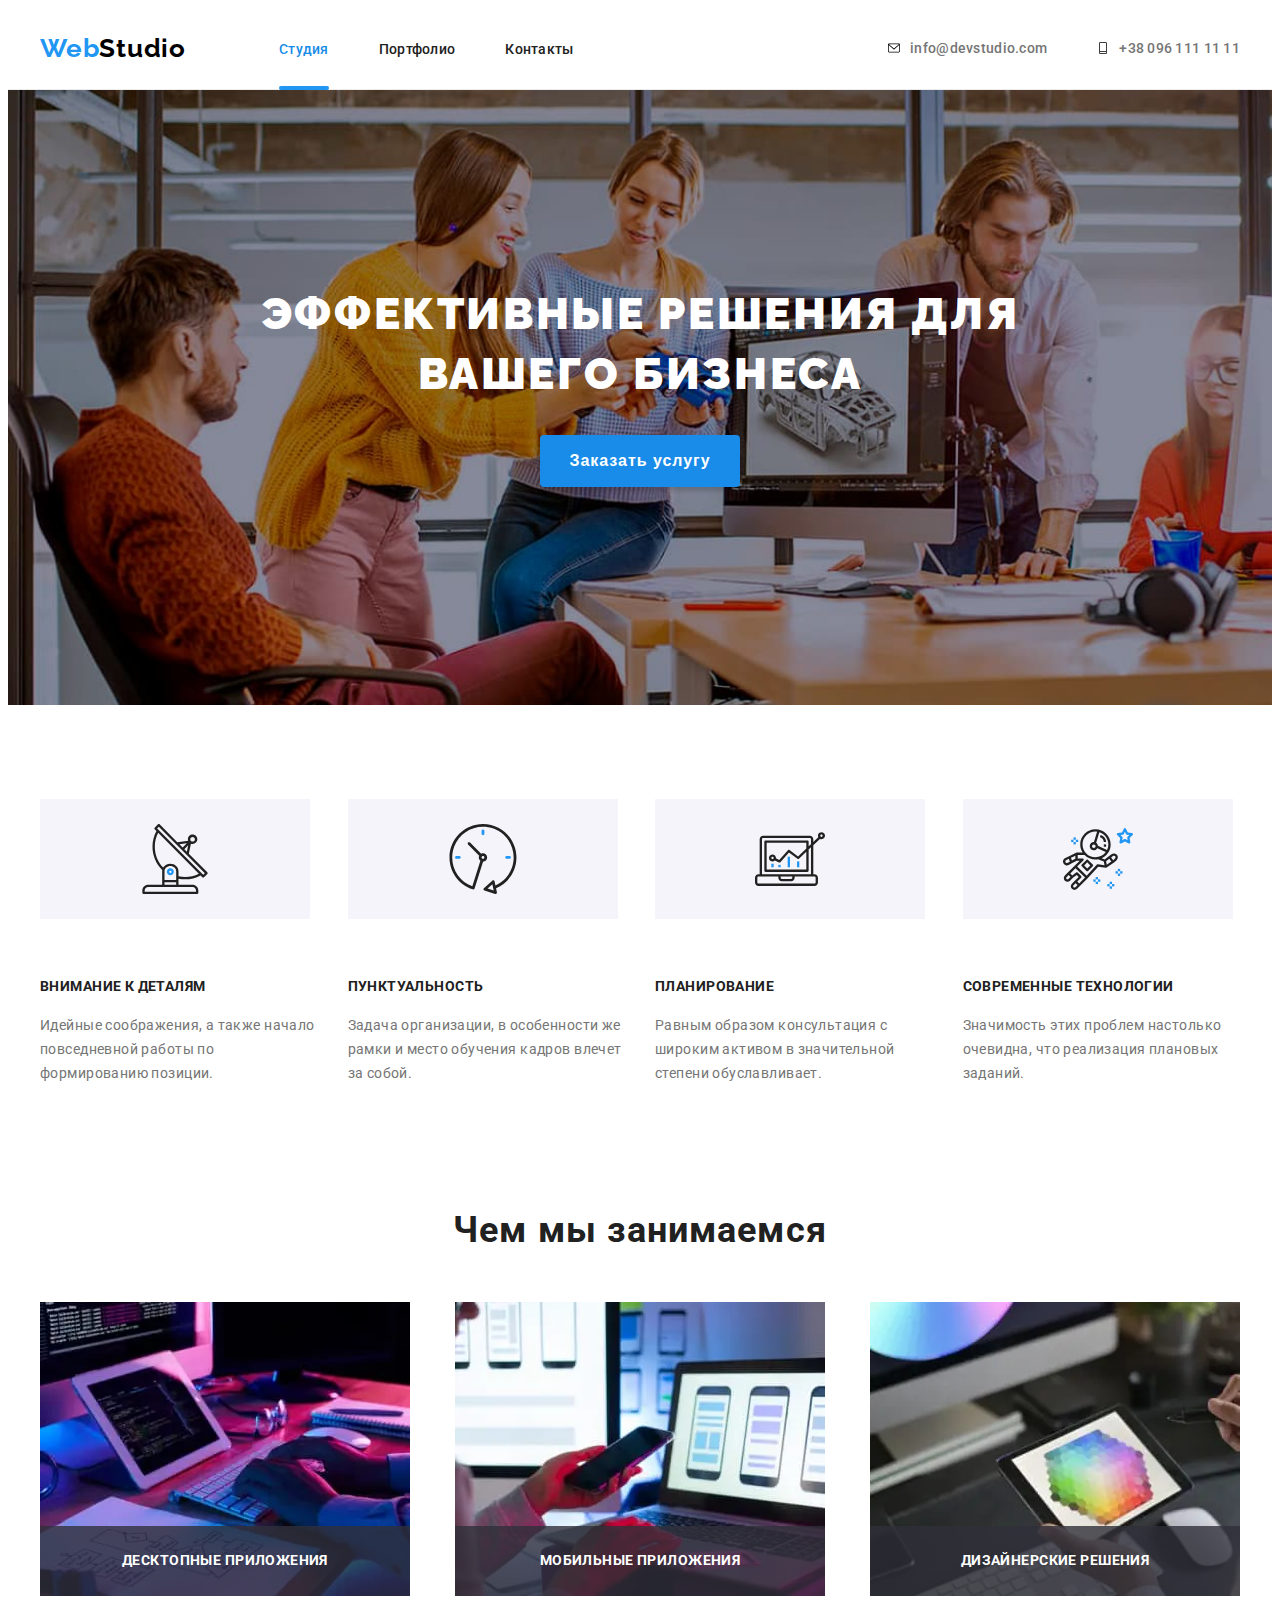
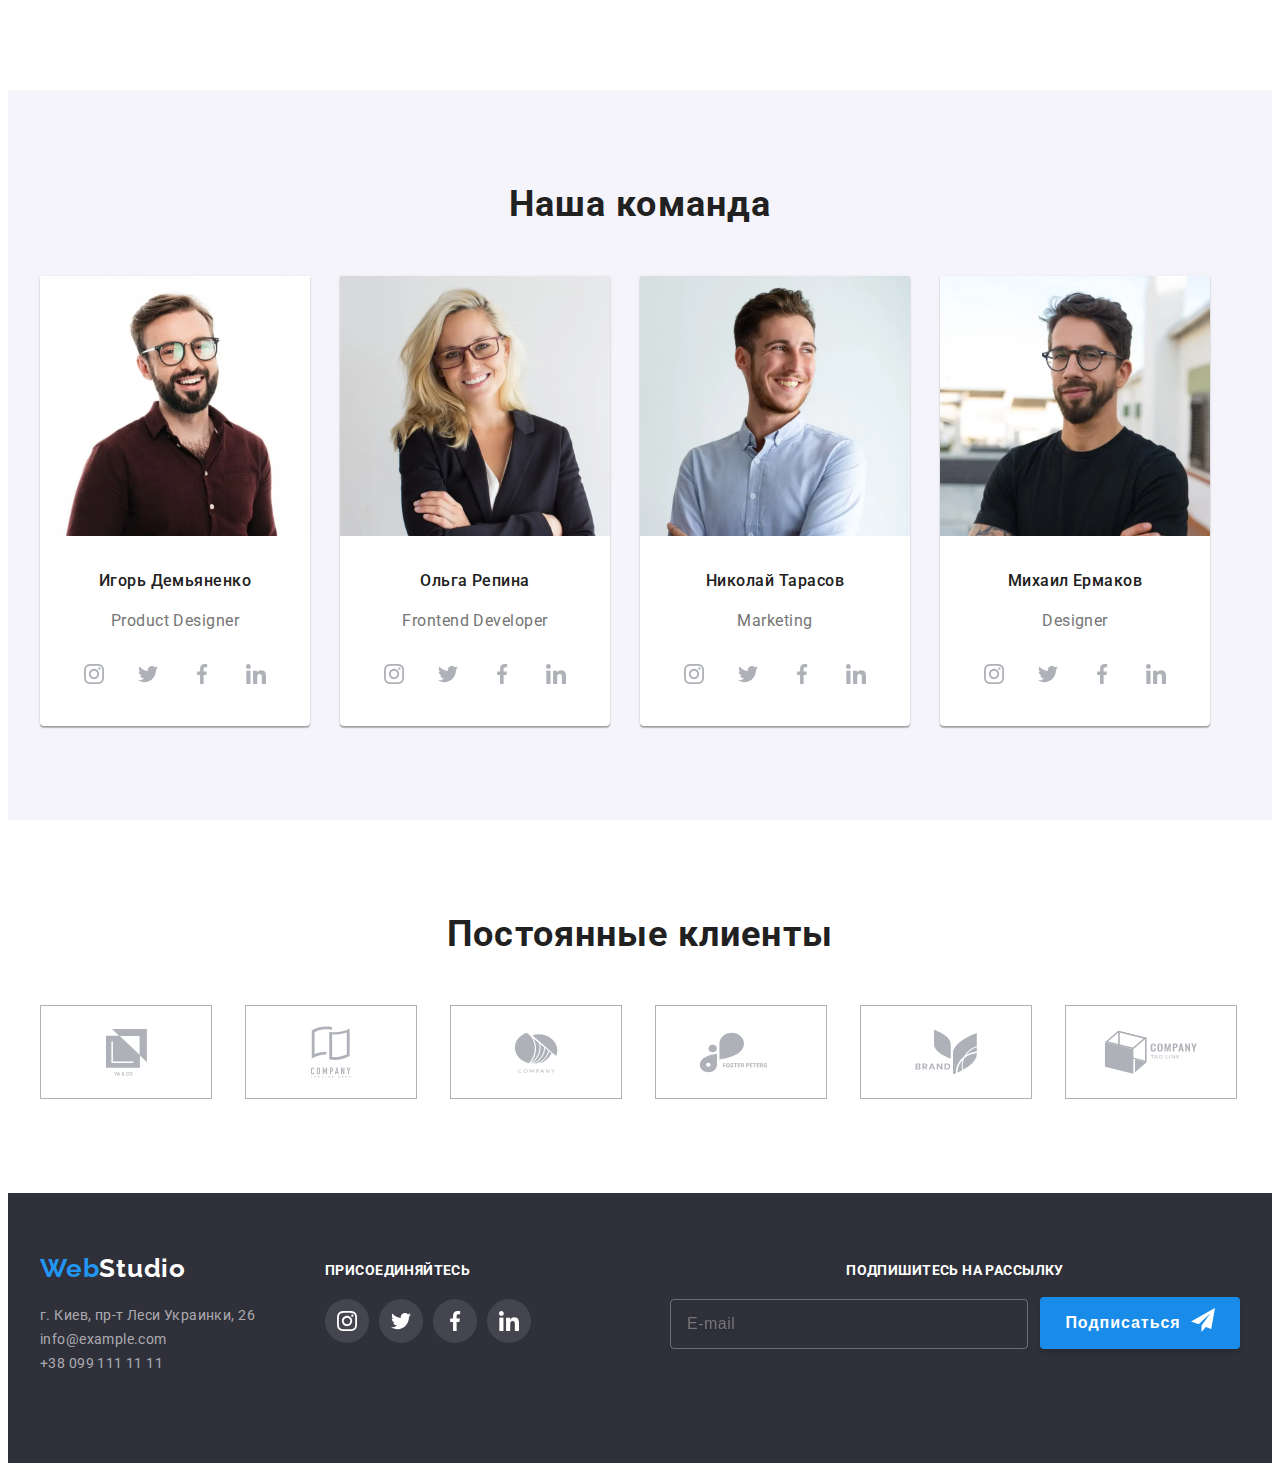
<file: index.html>
﻿<!DOCTYPE html>
<html lang="ru">
<head>
    <meta charset="UTF-8">
    <meta http-equiv="X-UA-Compatible" content="IE=edge">
    <meta name="viewport" content="width=device-width, initial-scale=1.0">
    <title>WebStudio</title>
    <link rel="preconnect" href="https://fonts.googleapis.com">
<link rel="preconnect" href="https://fonts.gstatic.com" crossorigin>
<link href="https://fonts.googleapis.com/css2?family=Raleway:wght@700&family=Roboto:wght@400;500;700;900&display=swap" rel="stylesheet">
<link rel="stylesheet" href="https://cdnjs.cloudflare.com/ajax/libs/modern-normalize/1.1.0/modern-normalize.min.css" integrity="sha512-wpPYUAdjBVSE4KJnH1VR1HeZfpl1ub8YT/NKx4PuQ5NmX2tKuGu6U/JRp5y+Y8XG2tV+wKQpNHVUX03MfMFn9Q==" crossorigin="anonymous" referrerpolicy="no-referrer" />
<link rel="stylesheet" href="./css/main.min.css">
</head>


<body class="body">

  <header class="header">
    <div class="container container-heder">
      <nav class="navigation">
        <a class="logo logo_part_black link"
         href="./"> 
         <span class="logo_part_blue link">Web</span>Studio
        </a>
        <button type="button" class="burger-button" data-menu-open>
        <svg class="burger-icon">
          <use href="images/sprites.svg#icon-menu_24px"></use>
        </svg>
        </button>
        <ul class="menu list">
         <li class="menu__item">
           <a  class="menu__link link current-page"
                  href="./">Студия
           </a>
           </li>
           <li class="menu__item">
           <a class="menu__link link"
                   href="./portfolio.html">Портфолио
           </a>
           </li>
           <li class="menu__item">
           <a class="menu__link link"
                   href="#">Контакты
           </a>
           </li>
        </ul>
      </nav>
     <ul class="address list">
            <li class="address__item">
              <a class="address__link link"
              href="mailto:info@devstudio.com">
              <svg class="adress__icon">
                <use href="images/sprites.svg#icon-envelope"></use>
              </svg>
              info@devstudio.com
            </a>
            </li>
            <li class="address__item">
              <a class="address__link link" href="tel:+380961111111">
              <svg class="adress__icon">
                <use href="images/sprites.svg#icon-tell"></use>
              </svg>
              +38 096 111 11 11
              </a>
            </li>
          </ul>  
    </div> 
    <div class="mobile-menu" data-menu>
<div class="container">
  <button type="button" class="botton-close" data-menu-close>
    <svg class="button-close-icon">
      <use href="images/sprites.svg#icon-Vector"></use>
    </svg>
   </button>
   <nav>
   <ul class="mobile-menu__list list">
    <li class="mobile-menu__item">
      <a  class="mobile-link link mobile-current-page"
             href="./">Студия
      </a>
      </li>
      <li class="mobile-menu__item">
      <a class="mobile-link link"
              href="./portfolio.html">Портфолио
      </a>
      </li>
      <li class="mobile-menu__item">
      <a class="mobile-link link"
              href="#">Контакты
      </a>
      </li>
   </ul>
  </nav>
   <ul class="mobile-address list">
    <li class="mobile-menu__item">
      <a class="mobile-link mobile-link-blue link" href="tel:+380961111111">
      +38 096 111 11 11
      </a>
    </li>
    <li class="mobile-menu__item">
      <a class="mobile-link-email link"
      href="mailto:info@devstudio.com">
      info@devstudio.com
    </a>
    </li>
  </ul> 
  <ul class="mobile-social">
    <li class="mobile-social__item list">
      <a href="#" class="mobile-social__link link">Instagram</a>
    </li>
    <li class="mobile-social__item list">
      <a href="#" class="mobile-social__link link">Twitter</a>
    </li>
    <li class="mobile-social__item list">
      <a href="#" class="mobile-social__link link">Facebook</a>
    </li>
    <li class="mobile-social__item list">
      <a href="#" class="mobile-social__link link">LinkedIn</a>
    </li>
  </ul> 
</div>
    </div>   
  </header>


  <main>
      <section class=" hero">
        <div class="container container-hero">
          <h1 class="main-title">
            Эффективные решения для вашего бизнеса
          </h1>
          <button class="button" type="button" data-modal-open>Заказать услугу
        </button>
        </div>
      </section>

      <section class="description">
        <div class="container">
          <h2 class="visually-hidden">
            Почему мы</h2>
          <ul class="description__list list">
            <li class="description__item">
              <div class="description__icon-wrapper">
              <svg class="description__icon">
                <use href="images/sprites.svg#icon-antenna">
                </use>
              </svg>
            </div>
              <h3 class="description-subtitle subtitle">
                Внимание к деталям</h3>
              <p class="description__text">Идейные соображения, а также начало повседневной работы по формированию позиции.</p>
            </li>
            <li class="description__item">
              <div class="description__icon-wrapper">
              <svg class="description__icon">
                <use href="images/sprites.svg#icon-clock"></use>
              </svg>
              </div>
              <h3 class="description-subtitle subtitle">
                Пунктуальность</h3>
              <p class="description__text">Задача организации, в особенности же рамки и место обучения кадров влечет за собой.</p>
            </li>
            <li class="description__item">
              <div class="description__icon-wrapper">
              <svg class="description__icon">
                <use href="images/sprites.svg#icon-diagram"></use>
              </svg>
              </div>
              <h3 class="description-subtitle subtitle">
               Планирование</h3>
              <p class="description__text">Равным образом консультация с широким активом в значительной степени обуславливает.</p>
            </li>
            <li class="description__item">
              <div class="description__icon-wrapper">
              <svg class="description__icon">
                <use href="images/sprites.svg#icon-astronaut"></use>
              </svg>
              </div>
              <h3 class="description-subtitle subtitle">
                Современные технологии</h3>
              <p class="description__text">Значимость этих проблем настолько очевидна, что реализация плановых заданий.</p>
            </li>
        </div>
      </section>

      <section class="section section-works">
        <div class="container">
        <h2 class="title">Чем мы занимаемся</h2>
        <ul class="works__list list">
          <li class="works__item">
            <div class="works__list-wrapper">
              <picture class="picture">
                <source media="(min-width: 1200px)" srcset="./images/jhg.webp 1x, /images/jhg@2x.webp 2x"
                type="image/webp">
                <source media="(min-width: 1200px)" srcset="./images/jhg.jpg 1x, ./images/jhg@2x.jpg 2x">
            <img src="#" alt="ноутбук" width="370" height="294">
            </picture>
            <p class="works__text">Десктопные приложения</p>
            </div>
          </li>
          <li class="works__item">
            <div class="works__list-wrapper">
              <picture class="picture">
                <source media="(min-width: 1200px)" srcset="./images/leptop.webp 1x, ./images/leptop@2x.webp 2x"
                type="image/webp">
                <source media="(min-width: 1200px)" srcset="./images/leptop.jpg 1x, ./images/leptop@2x.jpg 2x">
             <img src="#" alt="телефон, ноутбук" width="370" height="294">
             </picture>
             <p class="works__text">Мобильные приложения</p>
            </div>
          </li>
          <li class="works__item">
            <div class="works__list-wrapper">
              <picture class="picture">
                <source media="(min-width: 1200px)" srcset="./images/picture.webp 1x, ./images/picture@2x.webp 2x"
                type="image/webp">
                <source media="(min-width: 1200px)" srcset="./images/picture.jpg 1x, ./images/picture@2x.jpg">
            <img src="#" alt="планшет" width="370" height="294">
            </picture>
            <p class="works__text">Дизайнерские решения</p>
            </div>
          </li>
        </ul>
      </div>
      </section>

<section class="section section-team">
  <div class="container">
  <h2 class="title">Наша команда</h2>
  <ul class="team__list list">
    <li class="team__item">
      <picture >
        <source media="(min-width: 1200px)" srcset="./images/igor_demyanenko-desktop.webp 1x, ./images/igor_demyanenko-desktop@2x.webp 2x"
        type="image/webp">
        <source media="(min-width: 1200px)" srcset="./images/igor_demyanenko-desktop.jpg 1x, ./images/igor_demyanenko-desktop@2x.jpg 2x">
        <source media="(min-width: 768px)" srcset="./images/igor_demyanenko-tablet.webp 1x, ./images/igor_demyanenko-tablet@2x.webp 2x"
        type="image/webp"/>
        <source media="(min-width: 768px)" srcset="./images/igor_demyanenko-tablet.jpg 1x, ./images/igor_demyanenko-tablet@2x.jpg 2x">
        <source media="(min-width: 280px)" srcset="./images/igor_demyanenko-desktop.webp 1x, ./images/igor_demyanenko-mobile@2x.webp 2x"
        type="image/webp">
        <source media="(min-width:280px)" srcset="./images/igor_demyanenko-mobile.jpg 1x, ./images/igor_demyanenko-mobile@2x.jpg 2x">
        <img class="picture" src="#" alt="Игорь Демьяненко"/>
      </picture>
       <h4 class="team__names">Игорь Демьяненко</h4>
       <p lang="en" class="team__positions">Product Designer</p>
       <ul class="social__list">
         <li class="social__item list">
           <a class="social__link link" href="#">
           <svg class="social__icon">
             <use href="images/sprites.svg#icon-instagram"></use>
           </svg>
           </a>
         </li>
         <li class="social__item list">
           <a class="social__link link" href="#">
           <svg class="social__icon">
             <use href="images/sprites.svg#icon-twitter"></use>
           </svg>
           </a>
         </li>
         <li class="social__item list">
           <a class="social__link link" href="#">
           <svg class="social__icon">
             <use href="images/sprites.svg#icon-facebook"></use>
           </svg>
           </a>
         </li>
         <li class="social__item list">
           <a class="social__link link" href="#">
           <svg class="social__icon">
             <use href="images/sprites.svg#icon-linkedin"></use>
           </svg>
           </a>
         </li>
       </ul>
    </li>
    <li class="team__item">
      <picture>
        <source media="(min-width: 1200px)" srcset="./images/olga_repina-desktop.webp 1x, ./images/olga_repina-desktop@2x.webp 2x"
        type="image/webp">
        <source media="(min-width: 1200px)" srcset="./images/olga_repina-desktop.jpg 1x, ./images/olga_repina-desktop@2x.jpg 2x">
        <source media="(min-width: 768px)" srcset="./images/olga_repina-tablet.webp 1x, ./images/olga_repina-tablet@2x.webp 2x"
        type="image/webp">
        <source media="(min-width: 768px)" srcset="./images/olga_repina-tablet.jpg 1x, ./images/olga_repina-tablet@2x.jpg 2x">
        <source media="(min-width: 280px)" srcset="./images/olga_repina-mobile.webp 1x, ./images/olga_repina-mobile@2x.webp 2x"
        type="image/webp">
        <source media="(min-width: 280px)" srcset="./images/olga_repina-mobile.jpg 1x, ./images/olga_repina-mobile@2x.jpg 2x">
          <img class="picture" src="#" alt="Ольга Репина">
      </picture>
      
    <h4 class="team__names">Ольга Репина</h4>
    <p lang="en" class="team__positions">Frontend Developer</p>
    <ul class="social__list">
      <li class="social__item list">
        <a class="social__link link" href="#">
        <svg class="social__icon">
          <use href="images/sprites.svg#icon-instagram"></use>
        </svg>
        </a>
      </li>
      <li class="social__item list">
        <a class="social__link link" href="#">
        <svg class="social__icon">
          <use href="images/sprites.svg#icon-twitter"></use>
        </svg>
        </a>
      </li>
      <li class="social__item list">
        <a class="social__link link" href="#">
        <svg class="social__icon">
          <use href="images/sprites.svg#icon-facebook"></use>
        </svg>
        </a>
      </li>
      <li class="social__item list">
        <a class="social__link link" href="#">
        <svg class="social__icon">
          <use href="images/sprites.svg#icon-linkedin"></use>
        </svg>
        </a>
      </li>
    </ul>
    </li>
    <li class="team__item">
      <picture>
        <source media="(min-width: 1200px)" srcset="./images/nicolai_tarasov-desktop.webp 1x, ./images/nicolai_tarasov-desktop@2x.webp 2x"
        type="image/webp">
        <source media="(min-width: 1200px)" srcset="./images/nicolai_tarasov-desktop.jpg 1x, ./images/nicolai_tarasov-desktop@2x.jpg 2x">
        <source media="(min-width: 768px)" srcset="./images/nicolai_tarasov-tablet.webp 1x, ./images/nicolai_tarasov-tablet@2x.webp 2x"
        type="image/webp">
        <source media="(min-width: 768px)" srcset="./images/nicolai_tarasov-tablet.jpg 1x, ./images/nicolai_tarasov-tablet@2x.jpg 2x">
        <source media="(min-width: 280px)" srcset="./images/nicolai_tarasov-mobile.webp 1x, ./images/nicolai_tarasov-mobile@2x.webp 2x"
        type="image/webp">
        <source media="(min-width: 280px)" srcset="./images/nicolai_tarasov-mobile.jpg 1x, ./images/nicolai_tarasov-mobile@2x.jpg 2x">
        <img class="picture" src="#" alt="Николай Тарасов">
      </picture>
      
    <h4 class="team__names">Николай Тарасов</h4>
    <p lang="en" class="team__positions"> Marketing</p>
    <ul class="social__list">
      <li class="social__item list">
        <a class="social__link link" href="#">
        <svg class="social__icon">
          <use href="images/sprites.svg#icon-instagram"></use>
        </svg>
        </a>
      </li>
      <li class="social__item list">
        <a class="social__link link" href="#">
        <svg class="social__icon">
          <use href="images/sprites.svg#icon-twitter"></use>
        </svg>
        </a>
      </li>
      <li class="social__item list">
        <a class="social__link link" href="#">
        <svg class="social__icon">
          <use href="images/sprites.svg#icon-facebook"></use>
        </svg>
        </a>
      </li>
      <li class="social__item list">
        <a class="social__link link" href="#">
        <svg class="social__icon">
          <use href="images/sprites.svg#icon-linkedin"></use>
        </svg>
        </a>
      </li>
    </ul>
    </li>
    <li class="team__item">
      <picture>
        <source media="(min-width: 1200px)" srcset="./images/mychail_yermakov-desktop.webp 1x, ./images/mychail_yermakov-desktop@2x.webp 2x"
        type="image/webp">
        <source media="(min-width: 1200px)" srcset="./images/mychail_yermakov-desktop.jpg 1x, ./images/mychail_yermakov-desktop@2x.jpg 2x">
        <source media="(min-width: 768px)" srcset="./images/mychail_yermakov-tablet.webp 1x, ./images/mychail_yermakov-tablet@2x.webp 2x"
        type="image/webp">
        <source media="(min-width: 768px)" srcset="./images/mychail_yermakov-tablet.jpg 1x, ./images/mychail_yermakov-tablet@2x.jpg 2x">
        <source media="(min-width: 280px)" srcset="./images/mychail_yermakov-mobile.webp 1x, ./images/mychail_yermakov-mobile@2x.webp 2x"
        type="image/webp">
        <source media="(min-width: 280px)" srcset="./images/mychail_yermakov-mobile.jpg 1x, ./images/mychail_yermakov-mobile@2x.jpg 2x">
        <img class="picture" src="#" alt="Михаил Ермаков">
      </picture>
      
    <h4 class="team__names">Михаил Ермаков</h4>
    <p lang="en" class="team__positions"> Designer</p>
    <ul class="social__list">
      <li class="social__item list">
        <a class="social__link link" href="#">
        <svg class="social__icon">
          <use href="images/sprites.svg#icon-instagram"></use>
        </svg>
        </a>
      </li>
      <li class="social__item list">
        <a class="social__link link" href="#">
        <svg class="social__icon">
          <use href="images/sprites.svg#icon-twitter"></use>
        </svg>
        </a>
      </li>
      <li class="social__item list">
        <a class="social__link link" href="#">
        <svg class="social__icon">
          <use href="images/sprites.svg#icon-facebook"></use>
        </svg>
        </a>
      </li>
      <li class="social__item list">
        <a class="social__link link" href="#">
        <svg class="social__icon">
          <use href="images/sprites.svg#icon-linkedin"></use>
        </svg>
        </a>
      </li>
    </ul>
    </li>
  </ul>
</div>
</section>
<section class="section">
  <div class="container">
  <h2 class="title">Постоянные клиенты</h2>
 <ul class="customers__list">
   <li class="customers__item list">
     <a class="customers__link link" href="#">
     <svg class="customers__icon" width="41" height="47">
       <use href="images/sprites.svg#icon-logo-first"></use>
     </svg>
     </a>
   </li>
   <li class="customers__item list">
     <a class="customers__link link" href="#">
     <svg class="customers__icon"width="40" height="52">
       <use href="images/sprites.svg#icon-logo-second"> </use>
     </svg>
     </a>
   </li>
   <li class="customers__item list">
     <a class="customers__link link" href="#">
     <svg class="customers__icon" width="44" height="41">
       <use href="images/sprites.svg#icon-logo-third"></use>
     </svg>
     </a>
   </li>
   <li class="customers__item list">
     <a class="customers__link link" href="#">
     <svg class="customers__icon"width="85" height="41">
       <use href="images/sprites.svg#icon-logo-fourth"></use>
     </svg>
     </a>
   </li>
   <li class="customers__item list">
     <a class="customers__link link" href="#">
     <svg class="customers__icon" width="63" height="46">
       <use href="images/sprites.svg#icon-logo-fifth"></use>
     </svg>
     </a>
   </li>
   <li class="customers__item list">
     <a class="customers__link link" href="#">
     <svg class="customers__icon" width="94" height="44">
       <use href="images/sprites.svg#icon-logo-sixth"></use>
     </svg>
     </a>
   </li>
 </ul>
</div>
</section>
</main>

<!-- -------------------footer--------------------- -->

  <footer class="footer">
    <div class="container container-footer">
      <div class="contacts-social-wrapper">
    <div class="footer-contacts">
    <div class="logo-wrapper"> 
      <a class="logo logo_part_white link"
      href="./"> 
       <span class="logo_part_blue link">Web</span>Studio
     </a>
    </div>
      <ul class="contacts__list list">
        <li class="contacts__item">
          <a class="contacts__link link" 
          href="https://goo.gl/maps/D7MUWoHmYcWsuKsm8" target="_blank" rel="noopener noreferrer">г. Киев, пр-т Леси Украинки, 26</a></li>
        <li class="contacts__item">
          <a class="contacts__link link" 
          href="mailto:info@example.com">info@example.com</a></li>
        <li class="contacts__item">
          <a class="contacts__link link" 
          href="tel:+380991111111">+38 099 111 11 11</a></li>
      </ul>
    </div>
  
    <div class="footer-social"> 
      <p class="footer-subtitle subtitle">присоединяйтесь</p>
       <ul class="footer-social__list list">
         <li class="footer-social__item">
           <a class="footer-social__link link" href="#">
             <svg class="footer-social__icon">
               <use href="images/sprites.svg#icon-instagram"></use>
             </svg>
           </a>
         </li>
         <li class="footer-social__item">
           <a class="footer-social__link link" href="#">
             <svg class="footer-social__icon">
               <use href="images/sprites.svg#icon-twitter"></use>
             </svg>
           </a>
         </li>
         <li class="footer-social__item">
           <a class="footer-social__link link" href="#">
             <svg class="footer-social__icon">
               <use href="images/sprites.svg#icon-facebook"></use>
             </svg>
           </a>
         </li>
         <li class="footer-social__item">
           <a class="footer-social__link link" href="#">
             <svg class="footer-social__icon">
              <use href="images/sprites.svg#icon-linkedin"></use>
             </svg>
           </a>
         </li>
       </ul>
    </div>
  </div>
    <div class="footer-form-wrapper">
      <P class="footer-subtitle subtitle">Подпишитесь на рассылку</P>
      <form class="footer-form">
      <label>
      <input class="footer-form__field" type="email" name="customer-email" placeholder="E-mail">
    </label>
      <button class="button" type="submit">Подписаться
        <svg class="footer-form-button__icon">
          <use href="images/sprites.svg#icon-send"></use>
        </svg>
      </button>
    </form>
    </div>
  </div>
  </footer>

  <!-- --------------------- modal------------------- -->
  
 <div class="backdrop is-hidden" data-modal>
 <div class="modal">
   <button type="button" class="botton-close" data-modal-close>
     <svg class="button-close-icon">
       <use href="images/sprites.svg#icon-Vector"></use>
     </svg>
    </button>
     <form class="modal-form">
       <p class="text-modal-form">Оставьте свои данные, мы вам перезвоним</p>
       <label class="modal-form-label">Имя
       <span class="modal-form-field-wrapper">
       <input class="modal-form-field" type="text" name="custumer-name" placeholder=" " required minlength="2">
         <svg class="modal-form-field-icon">
           <use href="images/sprites.svg#icon-name"></use>
         </svg>
        </span>
      </label>
      <label class="modal-form-label">Телефон
       <span class="modal-form-field-wrapper">
       <input class="modal-form-field" type="tell" name="custumer-phone" required placeholder=" " minlength="10">
         <svg class="modal-form-field-icon">
           <use href="images/sprites.svg#tell"></use>
         </svg>
       </span>
      </label>
      <label class="modal-form-label">Почта
       <span class="modal-form-field-wrapper">
       <input class="modal-form-field" type="email" name="customer-email" required placeholder=" ">
         <svg class="modal-form-field-icon">
           <use href="images/sprites.svg#icon-email"></use>
         </svg>
       </span>
      </label>

       <label class="modal-form-label">Комментарий
       <textarea class="modal-form-textarea" name="comment" placeholder="Введите текст"></textarea>
      </label>
      <span class="modal-form-checkbox-wrapper">
       <input class="modal-form-checkbox visually-hidden" type="checkbox" value="policy" id="policy" required>
       <label class="modal-form-checkbox-label" for="policy">Соглашаюсь с рассылкой и принимаю &nbsp
         <a class="modal-form-checkbox-link" href="#">Условия договора</a>
       </label>
      </span>

       <button class="button" type="submit">Отправить</button>
      </form>
   
 </div>
 </div>
 <script src="./js/modal.js"></script>
 <script src="./js/menu.js"></script>
</body>
</html>
</file>
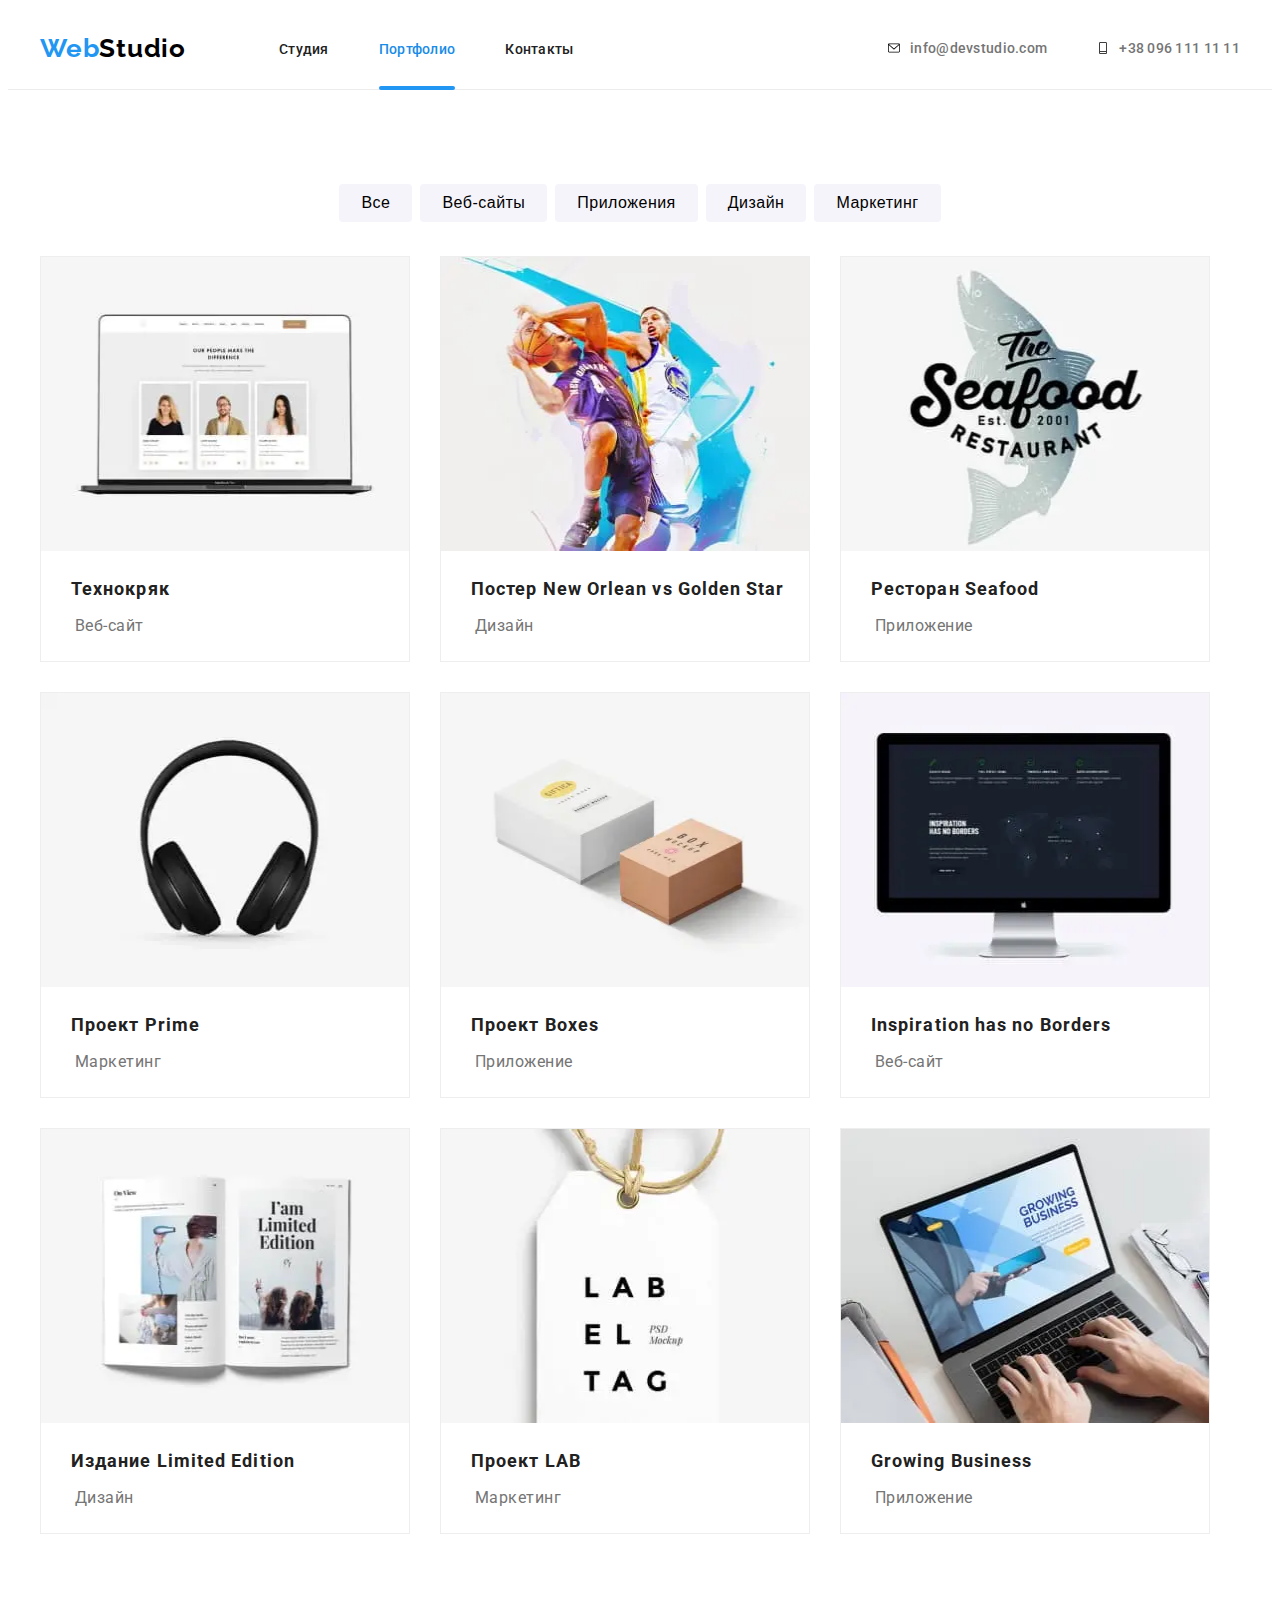
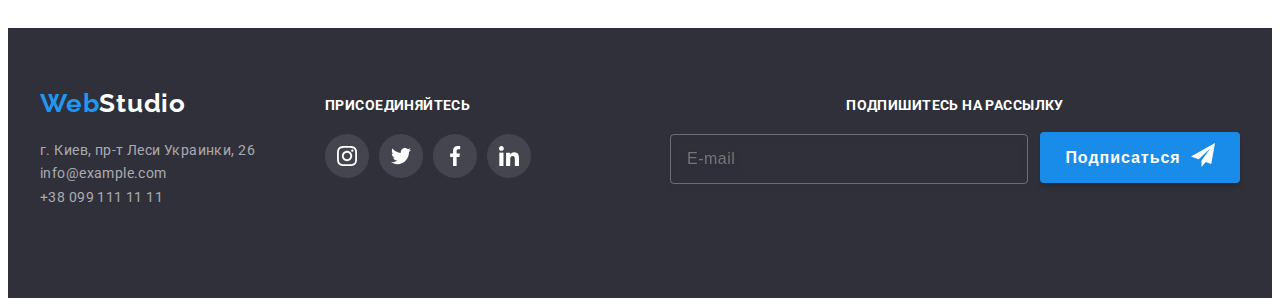
<file: portfolio.html>
<!DOCTYPE html>
<html lang="ru">
  <head>
    <meta charset="UTF-8" />
    <meta http-equiv="X-UA-Compatible" content="IE=edge" />
    <meta name="viewport" content="width=device-width, initial-scale=1.0" />
    <title>Портфолио</title>
    <link rel="preconnect" href="https://fonts.googleapis.com" />
    <link rel="preconnect" href="https://fonts.gstatic.com" crossorigin />
    <link
      href="https://fonts.googleapis.com/css2?family=Raleway:wght@700&family=Roboto:wght@400;500;700;900&display=swap"
      rel="stylesheet"
    />
    <link
      rel="stylesheet"
      href="https://cdnjs.cloudflare.com/ajax/libs/modern-normalize/1.1.0/modern-normalize.min.css"
      integrity="sha512-wpPYUAdjBVSE4KJnH1VR1HeZfpl1ub8YT/NKx4PuQ5NmX2tKuGu6U/JRp5y+Y8XG2tV+wKQpNHVUX03MfMFn9Q=="
      crossorigin="anonymous"
      referrerpolicy="no-referrer"
    />
    <link rel="stylesheet" href="./css/main.min.css" />
  </head>

  <body class="body">
  
    <header class="header">
      <div class="container container-heder">
        <nav class="navigation">
          <a class="logo logo_part_black link"
           href="./"> 
           <span class="logo_part_blue link">Web</span>Studio
          </a>
          <button type="button" class="burger-button" data-menu-open>
          <svg class="burger-icon">
            <use href="images/sprites.svg#icon-menu_24px"></use>
          </svg>
          </button>
          <ul class="menu list">
           <li class="menu__item">
             <a  class="menu__link link"
                    href="./">Студия
             </a>
             </li>
             <li class="menu__item">
             <a class="menu__link link current-page"
                     href="./portfolio.html">Портфолио
             </a>
             </li>
             <li class="menu__item">
             <a class="menu__link link"
                     href="#">Контакты
             </a>
             </li>
          </ul>
        </nav>
       <ul class="address list">
              <li class="address__item">
                <a class="address__link link"
                href="mailto:info@devstudio.com">
                <svg class="adress__icon">
                  <use href="images/sprites.svg#icon-envelope"></use>
                </svg>
                info@devstudio.com
              </a>
              </li>
              <li class="address__item">
                <a class="address__link link" href="tel:+380961111111">
                <svg class="adress__icon">
                  <use href="images/sprites.svg#icon-tell"></use>
                </svg>
                +38 096 111 11 11
                </a>
              </li>
            </ul>  
      </div> 
      <div class="mobile-menu" data-menu>
  <div class="container">
    <button type="button" class="botton-close" data-menu-close>
      <svg class="button-close-icon">
        <use href="images/sprites.svg#icon-Vector"></use>
      </svg>
     </button>
     <nav>
     <ul class="mobile-menu__list list">
      <li class="mobile-menu__item">
        <a  class="mobile-link link"
               href="./">Студия
        </a>
        </li>
        <li class="mobile-menu__item">
        <a class="mobile-link link mobile-current-page"
                href="./portfolio.html">Портфолио
        </a>
        </li>
        <li class="mobile-menu__item">
        <a class="mobile-link link"
                href="#">Контакты
        </a>
        </li>
     </ul>
    </nav>
     <ul class="mobile-address list">
      <li class="mobile-menu__item">
        <a class="mobile-link mobile-link-blue link" href="tel:+380961111111">
        +38 096 111 11 11
        </a>
      </li>
      <li class="mobile-menu__item">
        <a class="mobile-link-email link"
        href="mailto:info@devstudio.com">
        info@devstudio.com
      </a>
      </li>
    </ul> 
    <ul class="mobile-social">
      <li class="mobile-social__item list">
        <a href="#" class="mobile-social__link link">Instagram</a>
      </li>
      <li class="mobile-social__item list">
        <a href="#" class="mobile-social__link link">Twitter</a>
      </li>
      <li class="mobile-social__item list">
        <a href="#" class="mobile-social__link link">Facebook</a>
      </li>
      <li class="mobile-social__item list">
        <a href="#" class="mobile-social__link link">LinkedIn</a>
      </li>
    </ul> 
  </div>
      </div>   
    </header>
  
  
    <main>
      <section class="section">
        <div class="container container-portfolio">
          <ul class="portfolio-buttons">
            <li class="portfolio-buttons__list list">
              <button class="portfolio-buttons__item" type="button">Все</button>
            </li>
            <li class="portfolio-buttons__list list">
              <button class="portfolio-buttons__item" type="button">
                Веб-сайты
              </button>
            </li>
            <li class="portfolio-buttons__list list">
              <button class="portfolio-buttons__item" type="button">
                Приложения
              </button>
            </li>
            <li class="portfolio-buttons__list list">
              <button class="portfolio-buttons__item" type="button">
                Дизайн
              </button>
            </li>
            <li class="portfolio-buttons__list list">
              <button class="portfolio-buttons__item" type="button">
                Маркетинг
              </button>
            </li>
          </ul>
        </div>

        <div class="container">
          <ul class="portfolio__list">
            <li class="portfolio__item list">
              <a href="#" class="portfolio__link link">
                <div class="portfolio__wrapper">
                  <picture>
                    <source media="(min-width: 1200px)" srcset="./images/technocrack-desktop.webp 1x, ./images/technocrack-desktop@2x.webp 2x"
                    type="image/webp">
                    <source media="(min-width: 1200px)" srcset="./images/technocrack-desktop.jpg 1x, ./images/technocrack-desktop@2x.jpg 2x">
                    <source media="(min-width: 768px)" srcset="./images/technocrack-tablet.webp 1x, ./images/technocrack-tablet@2x.webp 2x"
                    type="image/webp">
                    <source media="(min-width: 768px)" srcset="./images/technocrack-tablet.jpg 1x, ./images/technocrack-tablet@2x.jpg 2x">
                    <source media="(min-width: 280px)" srcset="./images/technocrack-mobile.webp 1x, ./images/technocrack-mobile@2x.webp 2x"
                    type="image/webp">
                    <source media="(min-width: 280px)" srcset="./images/technocrack-mobile.jpg 1x, ./images/technocrack-mobile@2x.jpg 2x">
                    <img class="portfolio-picture"
                    src="#"
                    alt="Технокряк"
                  />
                  </picture>   
                  <p class="portfolio__overlay">
                    Технокряк это современная площадка распространения
                    коронавируса. Компании используют эту платформу для
                    цифрового шпионажа и атак на защищённые сервера конкурентов.
                  </p>
                </div>
                <p class="portfolio__names">
                  Технокряк
                </p>
                <p class="portfolio__type">
                  Веб-сайт
                </p>
              </a>
            </li>
            <li class="portfolio__item list">
              <a href="#" class="portfolio__link link">
                <div class="portfolio__wrapper">
                  <picture>
                    <source media="(min-width: 1200px)" srcset="./images/poster-new.orlean-desktop.webp 1x, ./images/poster-new.orlean-desktop@2x.webp 2x"
                    type="image/webp">
                    <source media="(min-width: 1200px)" srcset="./images/poster-new.orlean-desktop.jpg 1x, ./images/poster-new.orlean-desktop@2x.jpg 2x">
                    <source media="(min-width: 768px)" srcset="./images/poster-new.orlean-tablet.webp 1x, ./images/poster-new.orlean-tablet@2x.webp 2x"
                    type="image/webp">
                    <source media="(min-width: 768px)" srcset="./images/poster-new.orlean-tablet.jpg 1x, ./images/poster-new.orlean-tablet@2x.jpg 2x">
                    <source media="(min-width: 280px)" srcset="./images/poster-new.orlean-mobile.webp 1x, ./images/poster-new.orlean-mobile@2x.webp 2x"
                    type="image/webp">
                    <source media="(min-width: 280px)" srcset="./images/poster-new.orlean-mobile.jpg 1x, ./images/poster-new.orlean-mobile@2x.jpg 2x">
                    <img class="portfolio-picture"
                    src="#"
                    alt="Постер New Orlean vs Golden Star"
      
                  />
                  </picture>
                  
                  <p class="portfolio__overlay">
                    Технокряк это современная площадка распространения
                    коронавируса. Компании используют эту платформу для
                    цифрового шпионажа и атак на защищённые сервера конкурентов.
                  </p>
                </div>
                <p class="portfolio__names">
                  Постер New Orlean vs Golden Star
                </p>
                <p class="portfolio__type">
                  Дизайн
                </p>
              </a>
            </li>
            <li class="portfolio__item list">
              <a href="#" class="portfolio__link link">
                <div class="portfolio__wrapper">
                  <picture>
                    <source media="(min-width: 1200px)" srcset="./images/seafood-desktop.webp 1x, ./images/seafood-desktop@2x.webp 2x"
                    type="image/webp">
                    <source media="(min-width: 1200px)" srcset="./images/seafood-desktop.jpg 1x, ./images/seafood-desktop@2x.jpg 2x">
                    <source media="(min-width: 768px)" srcset="./images/seafood-tablet.webp 1x, ./images/seafood-tablet@2x.webp 2x"
                    type="image/webp">
                    <source media="(min-width: 768px)" srcset="./images/seafood-tablet.jpg 1x, ./images/seafood-tablet@2x.jpg 2x">
                    <source media="(min-width: 280px)" srcset="./images/seafood-mobile.webp 1x, ./images/seafood-mobile@2x.webp 2x"
                    type="image/webp">
                    <source media="(min-width: 280px)" srcset="./images/seafood-mobile.jpg 1x, ./images/seafood-mobile.@2xjpg 2x">
                    <img class="portfolio-picture"
                    src="#"
                    alt="Ресторан Seafood"
       
                  />
                  </picture>
                  <p class="portfolio__overlay">
                    Технокряк это современная площадка распространения
                    коронавируса. Компании используют эту платформу для
                    цифрового шпионажа и атак на защищённые сервера конкурентов.
                  </p>
                </div>
                <p class="portfolio__names">
                  Ресторан Seafood
                </p>
                <p class="portfolio__type">
                  Приложение
                </p>
              </a>
            </li>
            <li class="portfolio__item list">
              <a href="#" class="portfolio__link link">
                <div class="portfolio__wrapper">
                  <picture>
                    <source media="(min-width: 1200px)" srcset="./images/project-prime-desktop.webp 1x, ./images/project-prime-desktop@2x.webp 2x"
                    type="image/webp">
                    <source media="(min-width: 1200px)" srcset="./images/project-prime-desktop.jpg 1x, ./images/project-prime-desktop@2x.jpg 2x">
                    <source media="(min-width: 768px)" srcset="./images/project-prime-tablet.webp 1x, ./images/project-prime-tablet@2x.webp 2x"
                    type="image/webp">
                    <source media="(min-width: 768px)" srcset="./images/project-prime-tablet.jpg 1x, ./images/project-prime-tablet@2x.jpg 2x">
                    <source media="(min-width: 280px)" srcset="./images/project-prime-mobile.webp 1x, ./images/project-prime-mobile@2x.webp 2x"
                    type="image/webp">
                    <source media="(min-width: 280px)" srcset="./images/project-prime-mobile.jpg 1x, ./images/project-prime-mobile@2x.jpg 2x">
                    <img class="portfolio-picture"
                    src="#"
                    alt="Проект Prime"
                    
                  />
                  </picture>
                  <p class="portfolio__overlay">
                    Технокряк это современная площадка распространения
                    коронавируса. Компании используют эту платформу для
                    цифрового шпионажа и атак на защищённые сервера конкурентов.
                  </p>
                </div>
                <p class="portfolio__names">
                  Проект Prime
                </p>
                <p class="portfolio__type">
                  Маркетинг
                </p>
              </a>
            </li>
            <li class="portfolio__item list">
              <a href="#" class="portfolio__link link">
                <div class="portfolio__wrapper">
                  <picture>
                    <source media="(min-width: 1200px)" srcset="./images/project-boxes-desktop.webp 1x, ./images/project-boxes-desktop@2x.webp 2x"
                    type="image/webp">
                    <source media="(min-width: 1200px)" srcset="./images/project-boxes-desktop.jpg 1x, ./images/project-boxes-desktop@2x.jpg 2x">
                    <source media="(min-width: 768px)" srcset="./images/project-boxes-tablet.webp 1x, ./images/project-boxes-tablet@2x.webp 2x"
                    type="image/webp">
                    <source media="(min-width: 768px)" srcset="./images/project-boxes-tablet.jpg 1x, ./images/project-boxes-tablet@2x.jpg 2x">
                    <source media="(min-width: 280px)" srcset="./images/project-boxes-mobile.webp 1x, ./images/project-boxes-mobile@2x.webp 2x"
                    type="image/webp">
                    <source media="(min-width: 280px)" srcset="./images/project-boxes-mobile.jpg 1x, ./images/project-boxes-mobile@2x.jpg 2x">
                    <img class="portfolio-picture"
                    src="#"
                    alt="Проект Boxes"
                  
                  />
                  </picture>
                  <p class="portfolio__overlay">
                    Технокряк это современная площадка распространения
                    коронавируса. Компании используют эту платформу для
                    цифрового шпионажа и атак на защищённые сервера конкурентов.
                  </p>
                </div>
                <p class="portfolio__names">
                  Проект Boxes
                </p>
                <p class="portfolio__type">
                  Приложение
                </p>
              </a>
            </li>
            <li class="portfolio__item list">
              <a href="#" class="portfolio__link link">
                <div class="portfolio__wrapper">
                  <picture>
                    <source media="(min-width: 1200px)" srcset="./images/inspiration-desktop.webp 1x, ./images/inspiration-desktop@2x.webp 2x"
                    type="image/webp">
                    <source media="(min-width: 1200px)" srcset="./images/inspiration-desktop.jpg 1x, ./images/inspiration-desktop@2x.jpg 2x">
                    <source media="(min-width: 768px)" srcset="./images/inspiration-tablet.webp 1x,  ./images/inspiration-tablet@2x.webp2x"
                    type="image/webp">
                    <source media="(min-width: 768px)" srcset="./images/inspiration-tablet.jpg 1x, ./images/inspiration-tablet@2x.jpg 2x">
                    <source media="(min-width: 280px)" srcset="./images/inspiration-mobile.webp 1x, ./images/inspiration-mobile@2x.webp 2x"
                    type="image/webp">
                    <source media="(min-width: 280px)" srcset="./images/inspiration-mobile.jpg 1x, ./images/inspiration-mobile@2x.jpg 2x">
                    <img class="portfolio-picture"
                    src="#"
                    alt="Inspiration has no Borders"
                    
                  />
                  </picture>
                  <p class="portfolio__overlay">
                    Технокряк это современная площадка распространения
                    коронавируса. Компании используют эту платформу для
                    цифрового шпионажа и атак на защищённые сервера конкурентов.
                  </p>
                </div>
                <p lang="en" class="portfolio__names">
                  Inspiration has no Borders
                </p>
                <p class="portfolio__type">
                  Веб-сайт
                </p>
              </a>
            </li>
            <li class="portfolio__item list">
              <a href="#" class="portfolio__link link">
                <div class="portfolio__wrapper">
                  <picture>
                    <source media="(min-width: 1200px)" srcset="./images/edition-desktop.webp 1x, ./images/edition-desktop@2x.webp 2x"
                    type="image/webp">
                    <source media="(min-width: 1200px)" srcset="./images/edition-desktop.jpg 1x, ./images/edition-desktop@2x.jpg 2x">
                    <source media="(min-width: 768px)" srcset="./images/edition-tablet.webp 1x, ./images/edition-tablet@2x.webp 2x"
                    type="image/webp">
                    <source media="(min-width: 768px)" srcset="./images/edition-tablet.jpg 1x, ./images/edition-tablet@2x.jpg 2x">
                    <source media="(min-width: 280px)" srcset="./images/edition-mobile.webp 1x, ./images/edition-mobile@2x.webp 2x"
                    type="image/webp">
                    <source media="(min-width: 280px)" srcset="./images/edition-mobile.jpg 1x, ./images/edition-mobile@2x.jpg 2x">
                    <img class="portfolio-picture"
                    src="#"
                    alt="Издание Limited Edition"
                    
                  />
                  </picture>
                  <p class="portfolio__overlay">
                    Технокряк это современная площадка распространения
                    коронавируса. Компании используют эту платформу для
                    цифрового шпионажа и атак на защищённые сервера конкурентов.
                  </p>
                </div>
                <p class="portfolio__names">
                  Издание Limited Edition
                </p>
                <p class="portfolio__type">
                  Дизайн
                </p>
              </a>
            </li>
            <li class="portfolio__item list">
              <a href="#" class="portfolio__link link">
                <div class="portfolio__wrapper">
                  <picture>
                    <source media="(min-width: 1200px)" srcset="./images/project-lab-desktop.webp 1x, ./images/project-lab-desktop@2x.webp 2x"
                    type="image/webp">
                    <source media="(min-width: 1200px)" srcset="./images/project-lab-desktop.jpg 1x, ./images/project-lab-desktop@2x.jpg 2x">
                    <source media="(min-width: 768px)" srcset="./images/project-lab-tablet.webp 1x, ./images/project-lab-tablet@2x.webp 2x"
                    type="image/webp">
                    <source media="(min-width: 768px)" srcset="./images/project-lab-tablet.jpg 1x,./images/project-lab-tablet@2x.jpg  2x">
                    <source media="(min-width: 280px)" srcset="./images/project-lab-mobile.webp 1x, ./images/project-lab-mobile@2x.webp 2x"
                    type="image/webp">
                    <source media="(min-width: 280px)" srcset="./images/project-lab-mobile.jpg 1x, ./images/project-lab-mobile@2x.jpg 2x">
                    <img class="portfolio-picture"
                    src="#"
                    alt="Проект LAB"
                
                  />
                  </picture>
                  <p class="portfolio__overlay">
                    Технокряк это современная площадка распространения
                    коронавируса. Компании используют эту платформу для
                    цифрового шпионажа и атак на защищённые сервера конкурентов.
                  </p>
                </div>
                <p class="portfolio__names">
                  Проект LAB
                </p>
                <p class="portfolio__type">
                  Маркетинг
                </p>
              </a>
            </li>
            <li class="portfolio__item list">
              <a href="#" class="portfolio__link link">
                <div class="portfolio__wrapper">
                  <picture>
                    <source media="(min-width: 1200px)" srcset="./images/growing-business-desktop.webp 1x, ./images/growing-business-desktop@2x.webp 2x"
                    type="image/webp">
                    <source media="(min-width: 1200px)" srcset="./images/growing-business-desktop.jpg 1x, ./images/growing-business-desktop@2x.jpg 2x">
                    <source media="(min-width: 768px)" srcset="./images/growing-business-tablet.webp 1x, ./images/growing-business-tablet@2x.webp 2x"
                    type="image/webp">
                    <source media="(min-width: 768px)" srcset="./images/growing-business-tablet.jpg 1x, ./images/growing-business-tablet@2x.jpg 2x">
                    <source media="(min-width: 280px)" srcset="./images/growing-business-mobile.webp 1x, ./images/growing-business-mobile@2x.webp 2x"
                    type="image/webp">
                    <source media="(min-width: 280px)" srcset="./images/growing-business-mobile.jpg 1x, ./images/growing-business-mobile@2x.jpg 2x">
                    <img  class="portfolio-picture"
                    src="#"
                    alt="Growing Business"

                  />
                  </picture>
                  <p class="portfolio__overlay">
                    Технокряк это современная площадка распространения
                    коронавируса. Компании используют эту платформу для
                    цифрового шпионажа и атак на защищённые сервера конкурентов.
                  </p>
                </div>
                <p lang="en" class="portfolio__names">
                  Growing Business
                </p>
                <p class="portfolio__type">
                  Приложение
                </p>
              </a>
            </li>
          </ul>
        </div>
      </section>
    </main>

<!-- -------------------footer--------------------- -->

<footer class="footer">
  <div class="container container-footer">
    <div class="contacts-social-wrapper">
  <div class="footer-contacts">
  <div class="logo-wrapper"> 
    <a class="logo logo_part_white link"
    href="./"> 
     <span class="logo_part_blue link">Web</span>Studio
   </a>
  </div>
    <ul class="contacts__list list">
      <li class="contacts__item">
        <a class="contacts__link link" 
        href="https://goo.gl/maps/D7MUWoHmYcWsuKsm8" target="_blank" rel="noopener noreferrer">г. Киев, пр-т Леси Украинки, 26</a></li>
      <li class="contacts__item">
        <a class="contacts__link link" 
        href="mailto:info@example.com">info@example.com</a></li>
      <li class="contacts__item">
        <a class="contacts__link link" 
        href="tel:+380991111111">+38 099 111 11 11</a></li>
    </ul>
  </div>

  <div class="footer-social"> 
    <p class="footer-subtitle subtitle">присоединяйтесь</p>
     <ul class="footer-social__list list">
       <li class="footer-social__item">
         <a class="footer-social__link link" href="#">
           <svg class="footer-social__icon">
             <use href="images/sprites.svg#icon-instagram"></use>
           </svg>
         </a>
       </li>
       <li class="footer-social__item">
         <a class="footer-social__link link" href="#">
           <svg class="footer-social__icon">
             <use href="images/sprites.svg#icon-twitter"></use>
           </svg>
         </a>
       </li>
       <li class="footer-social__item">
         <a class="footer-social__link link" href="#">
           <svg class="footer-social__icon">
             <use href="images/sprites.svg#icon-facebook"></use>
           </svg>
         </a>
       </li>
       <li class="footer-social__item">
         <a class="footer-social__link link" href="#">
           <svg class="footer-social__icon">
            <use href="images/sprites.svg#icon-linkedin"></use>
           </svg>
         </a>
       </li>
     </ul>
  </div>
</div>
  <div class="footer-form-wrapper">
    <P class="footer-subtitle subtitle">Подпишитесь на рассылку</P>
    <form class="footer-form">
    <label>
    <input class="footer-form__field" type="email" name="customer-email" placeholder="E-mail">
  </label>
    <button class="button" type="submit">Подписаться
      <svg class="footer-form-button__icon">
        <use href="images/sprites.svg#icon-send"></use>
      </svg>
    </button>
  </form>
  </div>
</div>
</footer>
<script src="./js/menu.js"></script>
  </body>
</html>
</file>
<file: css/main.min.css>
:root{--main-font: "Roboto", sans-serif;--secondary-font: "Raleway", sans-serif}h1,h2,h3,h4,p{margin-top:0;margin-bottom:0}ol,ul{margin-top:0;margin-bottom:0;padding-left:0}img{display:block}.link{text-decoration:none}.list{list-style:none}body{font-family:var(--main-font);color:#212121}.container{padding-left:15px;padding-right:15px}.section{padding-top:60px;padding-bottom:60px}@media screen and (min-width: 480px){.container{width:480px;margin:0 auto}}@media screen and (min-width: 768px){.container{width:768px}}@media screen and (min-width: 1200px){.container{width:1200px}.section{padding-top:94px;padding-bottom:94px}}.visually-hidden{position:absolute !important;clip:rect(1px 1px 1px 1px) !important;padding:0 !important;border:0 !important;overflow:hidden !important;width:1px !important;height:1px !important}.title{font-weight:700;font-size:28px;line-height:1.18;text-align:center;letter-spacing:.03em;margin-bottom:50px;color:#212121;margin-bottom:30px}@media screen and (min-width: 1200px){.title{font-size:36px;line-height:1.16;margin-bottom:50px}}.logo-wrapper{display:flex}.logo{font-family:var(--secondary-font);font-weight:700;font-size:26px;line-height:1.19;text-align:center;letter-spacing:.03em;margin-right:93px}.logo_part_white{color:#fff;display:block;margin:0 auto}.logo_part_blue{color:#2196f3}.logo_part_black{color:#000}@media screen and (min-width: 1200px){.logo_part_white{margin-left:0}}.botton-close{position:absolute;top:10px;right:10px;width:30px;height:30px;border-radius:50%;border:1px solid rgba(0,0,0,.1);background-color:transparent;cursor:pointer;padding:0}.button-close-icon{width:11px;height:11px}.button{display:flex;justify-content:center;width:200px;font-weight:700;font-size:16px;line-height:1.87;letter-spacing:.06em;border-color:transparent;color:#fff;background:#188ce8;box-shadow:0px 4px 4px rgba(0,0,0,.15);border-radius:4px;padding:9px 0;margin:auto;transition:background-color 250ms cubic-bezier(0.4, 0, 0.2, 1),cursor 250ms cubic-bezier(0.4, 0, 0.2, 1)}.button:hover,.button:focus{background-color:#188ce8;cursor:pointer}@media screen and (min-width: 1200px){.button{margin-top:18px}}.subtitle{font-weight:700;font-size:14px;line-height:1.14;letter-spacing:.03em;text-transform:uppercase;text-align:center}@media screen and (min-width: 768px){.subtitle{text-align:left}}@media screen and (min-width: 1200px){.subtitle{text-align:left}}.backdrop{position:fixed;background-color:rgba(0,0,0,.2);top:0;left:0;width:100vw;height:100vh;opacity:1;visibility:visible;pointer-events:auto;transition:opasity 250ms cubic-bezier(0.4, 0, 0.2, 1),visibility 250ms cubic-bezier(0.4, 0, 0.2, 1)}.is-hidden{opacity:0;visibility:hidden;pointer-events:none}.modal{position:absolute;top:50%;left:50%;transform:translate(-50%, -50%);background:#fff;box-shadow:0px 1px 3px rgba(0,0,0,.12),0px 1px 1px rgba(0,0,0,.14),0px 2px 1px rgba(0,0,0,.2);border-radius:4px}@media screen and (min-width: 480px){.modal{width:450px;height:600px}}@media screen and (min-width: 1200px){.modal{width:528px;height:595px}}.modal-form{display:flex;flex-direction:column;padding:40px}.text-modal-form{font-weight:700;font-size:20px;line-height:1.15;text-align:center;letter-spacing:.03em;color:#212121;margin-bottom:12px}.modal-form-label{margin-bottom:10px;font-weight:normal;font-size:12px;line-height:1.66;letter-spacing:.01em;color:#757575}.modal-form-field-wrapper{position:relative}.modal-form-field{padding-left:42px;border:1px solid rgba(33,33,33,.2);border-radius:4px;width:100%;height:40px;transition:border-color 250ms cubic-bezier(0.4, 0, 0.2, 1),outline 250ms cubic-bezier(0.4, 0, 0.2, 1)}.modal-form-field:focus{outline:none;border-color:#2196f3}.modal-form-field:focus:not(:-moz-placeholder-shown):invalid{border-color:tomato}.modal-form-field:focus:not(:-ms-input-placeholder):invalid{border-color:tomato}.modal-form-field:focus:not(:placeholder-shown):invalid{border-color:tomato}.modal-form-field:hover{cursor:pointer}.modal-form-field-icon{position:absolute;left:12px;top:50%;transform:translateY(-50%);width:18px;height:18px;fill:#212121;transition:fill 250ms cubic-bezier(0.4, 0, 0.2, 1)}.modal-form-field:focus+.modal-form-field-icon{fill:#2196f3}.modal-form-textarea{width:100%;height:120px;padding:12px 16px;margin-bottom:10px;resize:none;border:1px solid rgba(33,33,33,.2);border-radius:4px;transition:border-color 250ms cubic-bezier(0.4, 0, 0.2, 1),outline 250ms cubic-bezier(0.4, 0, 0.2, 1)}.modal-form-textarea:focus{outline:none;border-color:#2196f3}.modal-form-textarea:hover{cursor:pointer}.modal-form-checkbox-wrapper{position:relative}.modal-form-checkbox-label{display:flex;align-items:center;font-weight:400;font-size:12px;line-height:1.61;letter-spacing:.03em;color:#757575;margin-bottom:30px}.modal-form-checkbox-label:hover{cursor:pointer}.modal-form-checkbox-label::before{content:"";width:16px;height:15px;margin-right:8px;border:2px solid;border-radius:3px;border-color:#212121}.modal-form-checkbox:checked+.modal-form-checkbox-label::before{background-image:url("../images/icon_check.svg");background-position:center;border-color:#2196f3}.modal-form-checkbox-link{font-weight:400;font-size:11.5px;line-height:1.61;letter-spacing:.03em;-webkit-text-decoration-line:underline;text-decoration-line:underline;color:#2196f3}.modal-button{border-color:transparent;display:block;margin:0 auto;cursor:pointer;padding:23px 56px;background:#2196f3;box-shadow:0px 4px 4px rgba(0,0,0,.15);border-radius:4px;font-weight:700;font-size:16px;line-height:1.88px;text-align:center;letter-spacing:.06em;color:#fff}@media screen and (min-width: 1200px){.modal-form-checkbox-label{font-size:14px;line-height:1.71}.modal-form-checkbox-link{font-size:14px;line-height:1.71}}.header{border-bottom:1px solid #ececec}.container-heder{padding-top:16px;padding-bottom:16px}.navigation{display:flex;justify-content:space-between;align-items:center}.menu{display:none}.address{display:none}.burger-button{border:none;background-color:transparent;padding:0;line-height:0;cursor:pointer}.burger-button:hover,.burger-button:focus{fill:#2196f3}.burger-icon{width:24px;height:16px}.mobile-menu.is-open{opacity:1;visibility:visible;pointer-events:auto}.mobile-menu{opacity:0;visibility:hidden;pointer-events:none;position:fixed;z-index:100;left:0;top:0;width:100vw;height:100vh;padding:40px 48px;background:#fff}.mobile-menu__list{margin-bottom:300px}.mobile-menu__item:not(:last-child){margin-bottom:32px}.mobile-link{font-weight:500;font-size:40px;line-height:1.17;letter-spacing:.02em;color:#212121}.mobile-current-page{color:#2196f3}.mobile-address{margin-bottom:64px}.mobile-link-blue{color:#2196f3}.mobile-link-email{font-weight:500;font-size:24px;line-height:1.16;letter-spacing:.02em;color:#757575}.mobile-social{display:flex}.mobile-social__item{padding-right:10px;border-right:1px solid rgba(33,33,33,.2)}.mobile-social__item:not(:last-child){margin-right:10px}.mobile-social__link{font-weight:500;font-size:18px;line-height:1.22;letter-spacing:.02em;color:#2196f3}@media screen and (min-width: 768px){.container-heder{display:flex;justify-content:space-between;align-items:center;padding-top:26px;padding-bottom:26px}.burger-button{display:none}.menu{display:flex;align-items:center}.menu__item:not(:last-child){margin-right:50px}.menu__link{font-weight:500;font-size:14px;line-height:1.14;letter-spacing:.02em;color:#212121;position:relative;transition:color 250ms cubic-bezier(0.4, 0, 0.2, 1)}.menu__link:hover,.menu__link:focus{color:#188ce8}.current-page{color:#188ce8}.current-page::after{position:absolute;display:block;content:"";width:100%;height:4px;border-radius:2px;margin-top:28px;background-color:#2196f3}.address{display:flex;flex-direction:column;align-items:flex-start}.address__item:not(:last-child){margin-bottom:10px}.adress__icon{width:12px;height:12px;margin-right:10px}.address__link{display:flex;justify-content:center;align-items:center;font-weight:500;font-size:14px;line-height:16px;letter-spacing:.02em;color:#757575;transition:color 25000ms cubic-bezier(0.4, 0, 0.2, 1);transition:color 250ms cubic-bezier(0.4, 0, 0.2, 1),fill 250ms cubic-bezier(0.4, 0, 0.2, 1)}.address__link:hover,.address__link:focus{color:#2196f3;fill:#2196f3}}@media screen and (min-width: 1200px){.container-heder{padding-top:25px;padding-bottom:25px}.address{flex-direction:row;align-items:center}.address__item:not(:last-child){margin-bottom:0;margin-right:50px}}.hero{display:flex;padding-top:118px;padding-bottom:118px;background-color:#2f303a;background-image:linear-gradient(rgba(47, 48, 58, 0.4), rgba(47, 48, 58, 0.4)),url("../images/bg-mobile.jpg");background-size:cover}@media(min-device-pixel-ratio: 2),(-webkit-min-device-pixel-ratio: 2),(min-resolution: 192dpi),(min-resolution: 2dppx){.hero{background-image:url("../images/bg-mobile@2x.jpg")}}.container-hero{padding-right:60px;padding-left:60px}.main-title{font-family:var(--secondary-font);font-weight:900;font-size:25px;line-height:41px;text-align:center;letter-spacing:.06em;text-transform:uppercase;color:#fff;margin-bottom:31px}@media screen and (min-width: 768px){.hero{background-image:url("../images/bg-tablet.jpg")}}@media screen and (min-width: 768px)and (min-device-pixel-ratio: 2),screen and (min-width: 768px)and (-webkit-min-device-pixel-ratio: 2),screen and (min-width: 768px)and (min-resolution: 192dpi),screen and (min-width: 768px)and (min-resolution: 2dppx){.hero{background-image:url("../images/bg-tablet@2x.jpg")}}@media screen and (min-width: 768px){.container-hero{padding-right:204px;padding-left:204px}}@media screen and (min-width: 1200px){.hero{background-image:url("../images/bg-desktop.jpg")}}@media screen and (min-width: 1200px)and (min-device-pixel-ratio: 2),screen and (min-width: 1200px)and (-webkit-min-device-pixel-ratio: 2),screen and (min-width: 1200px)and (min-resolution: 192dpi),screen and (min-width: 1200px)and (min-resolution: 2dppx){.hero{background-image:url("../images/bg-desktop@2x.jpg")}}@media screen and (min-width: 1200px){.hero{padding-top:194px;padding-bottom:218px}}@media screen and (min-width: 1200px){.container-hero{padding-right:237px;padding-left:237px}}@media screen and (min-width: 1200px){.main-title{font-size:44px;line-height:1.36}}.description{padding-top:60px;padding-bottom:30px}.description__item{margin-bottom:30px}.description__icon-wrapper{display:flex;justify-content:center;align-items:center;background-color:#f5f4fa;height:120px}.description__text{font-weight:400;font-size:14px;line-height:1.71;letter-spacing:.03em;color:#757575}.description__icon{width:70px;height:70px}.description-subtitle{padding-top:30px;padding-bottom:10px}@media screen and (min-width: 480px){.description__icon-wrapper{width:450px}}@media screen and (min-width: 768px){.description__icon-wrapper{width:354px}.description__list{display:flex;flex-wrap:wrap;margin-top:-10px;margin-left:-30px}.description__item{flex-basis:calc((100% - 60px) / 2);margin-left:30px;margin-top:10px}}@media screen and (min-width: 1200px){.description{padding-top:94px;padding-bottom:0}.description__list{display:flex;flex-wrap:wrap;margin-top:-10px;margin-left:-30px}.description__item{flex-basis:calc((100% - 120px) / 4);margin-left:30px;margin-top:10px}.description__icon-wrapper{width:270px;height:120px}.description-subtitle{margin-bottom:10px;margin-top:30px}}.section-works{display:none}@media screen and (min-width: 1200px){.section-works{display:block}.works__list{display:flex;justify-content:space-between}.works__item{position:relative}.works__text{display:flex;justify-content:center;align-items:center;position:absolute;font-weight:700;font-size:14px;line-height:1.14;letter-spacing:.03em;text-transform:uppercase;color:#fff;width:100%;height:70px;background:rgba(47,48,58,.8);transform:translateY(-100%);overflow:auto}}.section-team{background:#f5f4fa}.team__item{padding-bottom:24px;background:#fff;box-shadow:0px 1px 3px rgba(0,0,0,.12),0px 1px 1px rgba(0,0,0,.14),0px 2px 1px rgba(0,0,0,.2);border-radius:0px 0px 4px 4px;margin-bottom:30px}.picture{margin:0 auto;width:100%}.team__names{margin-top:30px;font-weight:500;font-size:16px;line-height:1.87;text-align:center;letter-spacing:.03em}.team__positions{margin-top:10px;font-weight:400;font-size:16px;line-height:1.87;text-align:center;letter-spacing:.03em;color:#757575}.social__list{display:flex;margin-top:16px;justify-content:center}.social__link{display:flex;justify-content:center;align-items:center;width:44px;height:44px;border-radius:50%;fill:#afb1b8;transition:background-color 250ms cubic-bezier(0.4, 0, 0.2, 1),fill 250ms cubic-bezier(0.4, 0, 0.2, 1)}.social__link:focus,.social__link:hover{background-color:#2196f3;fill:#fff}.social__link .social__icon{width:20px;height:20px}@media screen and (min-width: 480px){.picture{width:450px;height:460px}}@media screen and (min-width: 768px){.team__list{display:flex;flex-wrap:wrap;margin-top:-30px;margin-left:-30px}.team__item{flex-basis:calc((100% - 60) / 2);margin-top:30px;margin-left:30px;padding-bottom:0px;margin-bottom:0}.picture{width:354px;height:374px}}@media screen and (min-width: 1200px){.team__item{flex-basis:calc((100% - 120) / 4)}.picture{width:270px;height:260px}.social__list{padding-right:32px;padding-left:32px;margin-bottom:30px;justify-content:space-between}}.customers__list{display:flex;flex-wrap:wrap;margin-left:-30px;margin-top:-30px}.customers__item{flex-basis:calc((100% - 60px) / 2);margin-left:30px;margin-top:30px}.customers__link{display:flex;justify-content:center;align-items:center;border:1px solid #afb1b8;fill:#afb1b8;height:92px;transition:fill 250ms cubic-bezier(0.4, 0, 0.2, 1)}.customers__link:hover,.customers__link:focus{fill:#2196f3}@media screen and (min-width: 480px){.customers__link{width:210px}}@media screen and (min-width: 768px){.customers__item{flex-basis:calc((100% - 90px) / 3)}.customers__link{width:226px}}@media screen and (min-width: 768px)and (min-width: 1200px){.customers__list{flex-wrap:nowrap}.customers__link{width:170px}}.footer{padding:60px 0;background:#2f303a}.contacts__list{margin-top:20px;margin-bottom:60px}.contacts__item{display:flex;justify-content:center}.contacts__link{font-weight:400;font-size:14px;line-height:1.71;letter-spacing:.03em;color:rgba(255,255,255,.6)}.footer-social__list{display:flex;justify-content:center;margin-top:20px;margin-bottom:60px}.footer-social__item:not(:last-child){margin-right:10px}.footer-social__link{display:flex;justify-content:center;align-items:center;width:44px;height:44px;border-radius:50%;background:rgba(255,255,255,.1);transition:background-color 250ms cubic-bezier(0.4, 0, 0.2, 1)}.footer-social__link:hover,.footer-social__link:focus{background-color:#2196f3}.footer-social__icon{width:20px;height:20px;fill:#fff}.footer-subtitle{margin:0 auto;margin-top:10px;color:#fff}.footer-form{display:flex;flex-direction:column}.footer-form__field{width:100%;height:50px;background-color:transparent;font-weight:400;font-size:16px;line-height:1.25;padding:16px;letter-spacing:.03em;color:rgba(255,255,255,.6);border:1px solid rgba(255,255,255,.3);box-sizing:border-box;filter:drop-shadow(0px 4px 4px rgba(0, 0, 0, 0.15));border-radius:4px;margin-top:20px;margin-bottom:20px}.footer-form-button__icon{margin-left:10px;fill:#fff;width:24px;height:24px}@media screen and (min-width: 768px){.contacts-social-wrapper{display:flex;justify-content:space-between}.footer-form__field{width:450px}.footer-form-wrapper{display:flex;flex-direction:column;text-align:center}}@media screen and (min-width: 1200px){.container-footer{display:flex}.footer-contacts{margin-right:70px}.contacts__list{margin-bottom:0}.contacts__item{display:flex;justify-content:flex-start}.footer-form-wrapper{margin-left:auto}.footer-form{flex-direction:row}.footer-form__field{margin-bottom:0;width:358px;margin-right:12px}}.portfolio-buttons{display:flex;flex-wrap:wrap;justify-content:flex-start}.portfolio-buttons__item{margin-bottom:13px;font-weight:500;padding:6px 22px;font-size:16px;line-height:1.62;text-align:center;letter-spacing:.03em;background:#f5f4fa;border-radius:4px;border:none;transition:color 250ms cubic-bezier(0.4, 0, 0.2, 1),background-color 250ms cubic-bezier(0.4, 0, 0.2, 1),cursor 250ms cubic-bezier(0.4, 0, 0.2, 1),box-shadow 250ms cubic-bezier(0.4, 0, 0.2, 1)}.portfolio-buttons__item:hover,.portfolio-buttons__item:focus{color:#fff;background-color:#2196f3;cursor:pointer;box-shadow:0px 4px 4px rgba(0,0,0,.25),0px 1px 2px rgba(0,0,0,.08),0px 2px 2px rgba(0,0,0,.12)}.portfolio-buttons__list:not(:last-child){margin-right:8px}.portfolio__list{padding-top:34px}.portfolio__item{margin-bottom:30px;background:#fff;border:1px solid #eee;transition:box-shadow 250ms cubic-bezier(0.4, 0, 0.2, 1)}.portfolio__item:hover{box-shadow:0px 1px 1px rgba(0,0,0,.12),0px 4px 4px rgba(0,0,0,.06),1px 4px 6px rgba(0,0,0,.16)}.portfolio__wrapper{position:relative;overflow:hidden}.portfolio-picture{width:100%}.portfolio__overlay{position:absolute;transform:translateY(100%);top:0;left:0;width:100%;height:100%;padding:15px;overflow:auto;font-weight:400;font-size:18px;line-height:1.55;letter-spacing:.03em;color:#fff;background:rgba(33,150,243,.9);transition:transform 250ms cubic-bezier(0.4, 0, 0.2, 1)}.portfolio__link:hover .portfolio__overlay,.portfolio__link:focus .portfolio__overlay{transform:translateY(0%)}.portfolio__names{padding-left:30px;margin-top:20px;font-weight:700;font-size:18px;line-height:2;letter-spacing:.06em;color:#212121}.portfolio__type{padding-left:34px;padding-bottom:20px;margin-top:4px;font-weight:400;font-size:16px;line-height:1.87;letter-spacing:.03em;color:#757575}@media screen and (min-width: 480px){.portfolio-picture{width:450px;height:294px}.portfolio__overlay{padding:61px 24px}}@media screen and (min-width: 768px){.portfolio-buttons{justify-content:center}.portfolio-buttons__item{margin-bottom:0}.portfolio__list{display:flex;flex-wrap:wrap;margin-left:-30px;margin-bottom:-30px}.portfolio__item{flex-basis:calc((100% - 60) / 2);margin-left:30px}.portfolio-picture{width:352px;height:294px}}@media screen and (min-width: 1200px){.portfolio__item{flex-basis:calc((100% - 90) / 3)}.portfolio-picture{width:368px;height:294px}}/*# sourceMappingURL=main.min.css.map */
</file>
